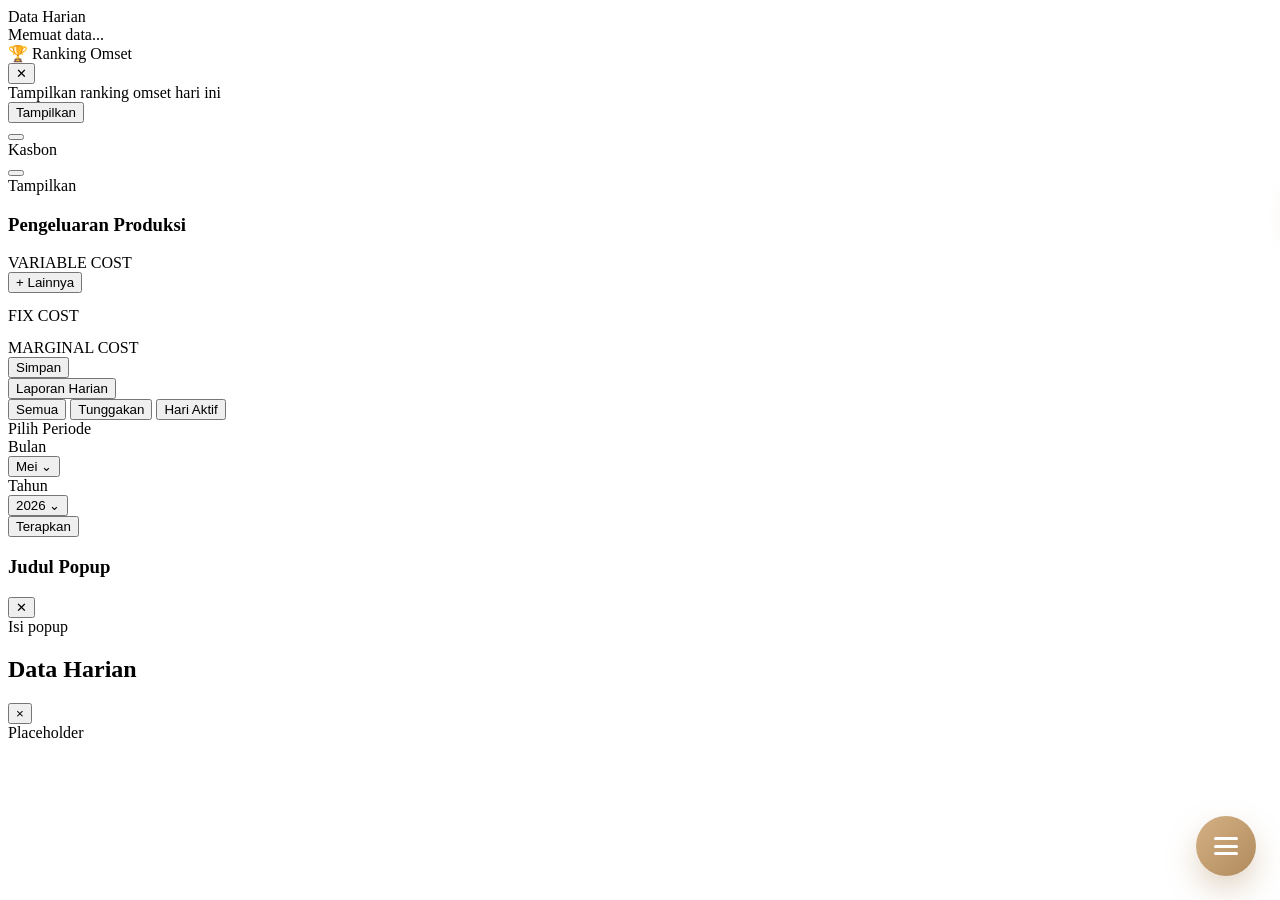
<file: dataharian.html>
<!DOCTYPE html>
<html lang="id">
<head>
<meta charset="UTF-8">
<meta name="viewport" content="width=device-width, initial-scale=1.0">
<!-- PWA Meta -->
<meta name="theme-color" content="#C9A67B">
<meta name="apple-mobile-web-app-capable" content="yes">
<meta name="apple-mobile-web-app-status-bar-style" content="black-translucent">
<meta name="apple-mobile-web-app-title" content="TTN Administrasi">

<!-- Icons -->
<link rel="icon" type="image/png" sizes="32x32" href="icon_32.png">
<link rel="icon" type="image/png" sizes="48x48" href="icon_48.png">
<link rel="icon" type="image/png" sizes="512x512" href="icon_512.png">
<link rel="apple-touch-icon" sizes="512x512" href="icon_512.png">

<!-- Manifest -->
<link rel="manifest" href="/manifest.json">

<title>Data Harian</title>

<link rel="preconnect" href="https://fonts.googleapis.com">
<link rel="preconnect" href="https://fonts.gstatic.com" crossorigin>

<link href="https://fonts.googleapis.com/css2?family=DM+Sans:wght@400;500;700&display=swap" rel="stylesheet">

<link rel="stylesheet" href="dataharian.css">
<link rel="stylesheet" href="navbar.css">
<link rel="stylesheet" href="root.css">

</head>
<body>

<div class="page">

<header class="header">
</header>

<main class="content-wrapper">

  <div class="content-header">
    <div class="section-title">
      Data Harian
    </div>
  </div>

  <div class="content-grid">
    <!-- LEFT -->
    <section class="list-section">
      <div id="listKurir" class="list-kurir">
        <div class="loading-card">
          Memuat data...
        </div>
      </div>
      
      <div id="rankingOmsetCard" class="ranking-omset-card">
        <div class="ranking-header">
          <div class="ranking-title">
            🏆 Ranking Omset
          </div>
          <button id="btnHideRanking" class="ranking-hide-btn hidden">
            ✕
          </button>
        </div>
        <div id="rankingContent">
          <div class="ranking-placeholder">
            Tampilkan ranking omset hari ini
          </div>
          <button id="btnShowRanking" class="ranking-btn">
            Tampilkan
          </button>
        </div>
      </div>
    </section>

    <!-- RIGHT -->
    <aside class="input-section">
      <div class="input-card">
        <div class="input-header-tools">
        <div class="tooltip-wrap">
          <button id="kasbonCostBtn" class="toggle-cost-btn"></button>
          <div class="tooltip-text">Kasbon</div>
        </div>       
          <div class="tooltip-wrap">
            <button id="toggleCostBtn" class="toggle-cost-btn"></button>
            <div class="tooltip-text">Tampilkan</div>
          </div>
        </div>    
        <h3 class="input-title">
          Pengeluaran Produksi
        </h3>
        
        <div class="pengeluaran-form">
          <div class="form-subtitle">
            VARIABLE COST
          </div>
          <!-- VARIABLE DARI DATABASE -->
          <div id="variableExpenseWrap"></div>
          <!-- CONTAINER Lainnya -->
          <div id="lainnyaWrap" class="lainnya-wrap">
            <div id="lainnyaList"></div>
          </div>
          <!-- + Lainnya -->
          <button id="toggleLainnya" class="btn-lainnya">
            + Lainnya
          </button>
          <div id="fixCostSection">
            <div class="form-subtitle" style="margin-top:14px;">
              FIX COST
            </div>
            <div id="fixCostWrap"></div>
          </div> 
          <div id="marginalCostSection">
            <div class="form-subtitle" style="margin-top:14px;">
              MARGINAL COST
            </div>
            <div id="marginalCostWrap"></div>
          </div>
          <!-- SIMPAN -->
          <button id="btnSimpanPengeluaran" class="save-btn">
            Simpan
          </button>
        </div>
        
      </div>
    </aside>

  </div>

</main>

<section class="data-section">

  <div class="data-card">

    <div class="data-header">
    
      <button
        class="data-period-btn"
        id="dataPeriodBtn"
        type="button"
      >
        Laporan Harian
      </button>
    
      <div class="data-filter-wrap">
    
        <button
          class="data-filter-btn active"
          data-filter="all"
          type="button"
        >
          Semua
        </button>
    
        <button
          class="data-filter-btn"
          data-filter="tunggakan"
          type="button"
        >
          Tunggakan
        </button>
    
        <button
          class="data-filter-btn"
          data-filter="aktif"
          type="button"
        >
          Hari Aktif
        </button>
    
      </div>
    
    </div>

    <div class="data-list" id="laporanHarianList"></div>

  </div>
  
  <!-- =====================
  POPUP PILIH PERIODE
  ===================== -->
  <div
    class="period-popup-overlay"
    id="periodPopupOverlay"
  >
  
    <div class="period-popup-box">
  
      <div class="period-popup-header">
        Pilih Periode
      </div>
  
      <div class="period-popup-body">
  
        <div class="period-field">
          <label>Bulan</label>
  
          <div
            class="custom-select"
            id="monthSelect"
          >
            <button
              class="custom-select-trigger"
              type="button"
            >
              <span id="selectedMonthText">
                Mei
              </span>
  
              <span>⌄</span>
            </button>
  
            <div
              class="custom-select-menu"
              id="monthMenu"
            ></div>
          </div>
        </div>
  
        <div class="period-field">
          <label>Tahun</label>
  
          <div
            class="custom-select"
            id="yearSelect"
          >
            <button
              class="custom-select-trigger"
              type="button"
            >
              <span id="selectedYearText">
                2026
              </span>
  
              <span>⌄</span>
            </button>
  
            <div
              class="custom-select-menu"
              id="yearMenu"
            ></div>
          </div>
        </div>
  
        <button
          class="period-apply-btn"
          id="applyPeriodBtn"
          type="button"
        >
          Terapkan
        </button>
  
      </div>
  
    </div>
  
  </div>
  
</section>

</div>

<!-- POPUP INPUT SVG -->
<div class="popup-overlay" id="popupOverlay">

  <div class="popup-box">

    <div class="popup-header">

      <h3 id="popupTitle">
        Judul Popup
      </h3>

      <button
        class="popup-close"
        id="popupClose"
      >
        ✕
      </button>

    </div>

    <div
      class="popup-content"
      id="popupContent"
    >
      Isi popup
    </div>

  </div>

</div>

<!-- POPUP INPUT HARIAN KURIR -->
<div id="popupDataHarianOverlay" class="popup-dataharian-overlay">
  <div class="popup-dataharian-box">
    <div class="popup-dataharian-header">
      <div class="popup-dataharian-header-row">
        <h2 id="popupDataHarianTitle">Data Harian</h2>
        <button id="popupDataHarianClose" class="popup-dataharian-close">×</button>
      </div>
    </div>
    <div id="popupDataHarianContent" class="popup-dataharian-content">
      Placeholder
    </div>
  </div>
</div>

<nav></nav>

<script src="navbar.js"></script>
<script type="module" src="dataharian.js"></script>

</body>
</html>
</file>
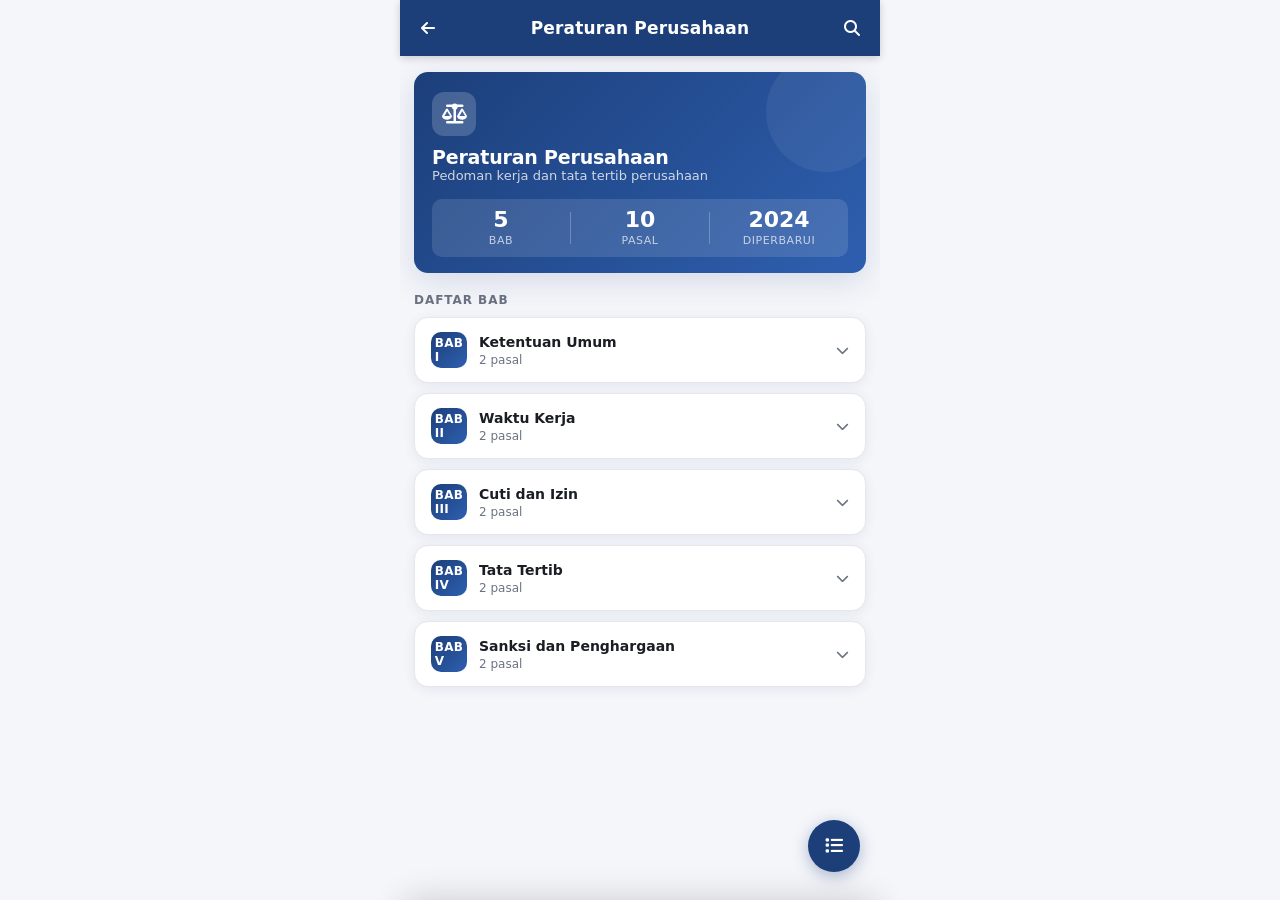
<file: peraturanperusahaan.html>
<!DOCTYPE html>
<html lang="id">
<head>
  <meta charset="UTF-8" />
  <meta name="viewport" content="width=device-width, initial-scale=1.0" />
  <title>Peraturan Perusahaan</title>
  <link rel="stylesheet" href="https://cdnjs.cloudflare.com/ajax/libs/font-awesome/6.5.0/css/all.min.css" />
  <style>
    *, *::before, *::after { box-sizing: border-box; margin: 0; padding: 0; }

    :root {
      --bg: #F5F6FA;
      --surface: #FFFFFF;
      --primary: #1C3F7A;
      --primary-light: #2E5FAF;
      --accent: #E8A020;
      --text: #1A1D23;
      --text-muted: #6B7280;
      --border: #E5E7EB;
      --radius: 14px;
      --radius-sm: 8px;
      --shadow: 0 2px 12px rgba(28,63,122,0.09);
      --shadow-lg: 0 8px 32px rgba(28,63,122,0.15);
    }

    html, body {
      height: 100%;
      background: var(--bg);
      font-family: 'Segoe UI', system-ui, -apple-system, sans-serif;
      color: var(--text);
    }

    /* ── APP SHELL ── */
    .app {
      max-width: 480px;
      margin: 0 auto;
      min-height: 100vh;
      background: var(--bg);
      display: flex;
      flex-direction: column;
      position: relative;
    }

    /* ── HEADER ── */
    .pp-header {
      position: sticky;
      top: 0;
      z-index: 50;
      background: var(--primary);
      display: flex;
      align-items: center;
      padding: 0 8px;
      height: 56px;
      gap: 4px;
      box-shadow: 0 2px 8px rgba(0,0,0,0.18);
    }
    .pp-back-btn, .pp-search-toggle-btn {
      width: 40px; height: 40px;
      border: none; background: transparent;
      color: #fff; border-radius: 50%;
      display: flex; align-items: center; justify-content: center;
      font-size: 16px; cursor: pointer;
      flex-shrink: 0;
      transition: background 0.15s;
    }
    .pp-back-btn:hover, .pp-search-toggle-btn:hover { background: rgba(255,255,255,0.15); }
    .pp-header-title {
      flex: 1;
      color: #fff;
      font-size: 17px;
      font-weight: 600;
      letter-spacing: 0.01em;
      text-align: center;
    }

    /* ── SEARCH BAR ── */
    .pp-search-bar {
      background: var(--primary);
      padding: 0 12px 12px;
      display: none;
    }
    .pp-search-bar.active { display: block; }
    .pp-search-inner {
      position: relative;
      display: flex;
      align-items: center;
    }
    .pp-search-icon {
      position: absolute;
      left: 12px;
      color: var(--text-muted);
      font-size: 14px;
      pointer-events: none;
    }
    .pp-search-input {
      width: 100%;
      border: none;
      border-radius: 24px;
      background: #fff;
      padding: 10px 36px 10px 36px;
      font-size: 14px;
      color: var(--text);
      outline: none;
    }
    .pp-search-clear {
      position: absolute;
      right: 10px;
      border: none;
      background: transparent;
      color: var(--text-muted);
      cursor: pointer;
      font-size: 14px;
      padding: 4px;
      display: none;
    }
    .pp-search-clear.visible { display: flex; }

    /* ── BODY ── */
    .pp-body {
      flex: 1;
      padding: 16px 14px 100px;
      overflow-y: auto;
    }

    /* ── HERO ── */
    .pp-hero {
      background: linear-gradient(135deg, var(--primary) 0%, var(--primary-light) 100%);
      border-radius: var(--radius);
      padding: 20px 18px 16px;
      color: #fff;
      display: flex;
      flex-direction: column;
      gap: 10px;
      margin-bottom: 20px;
      box-shadow: var(--shadow-lg);
      position: relative;
      overflow: hidden;
    }
    .pp-hero::after {
      content: '';
      position: absolute;
      right: -20px; top: -20px;
      width: 120px; height: 120px;
      border-radius: 50%;
      background: rgba(255,255,255,0.06);
    }
    .pp-hero-icon {
      width: 44px; height: 44px;
      border-radius: 12px;
      background: rgba(255,255,255,0.18);
      display: flex; align-items: center; justify-content: center;
      font-size: 20px;
    }
    .pp-hero-title {
      font-size: 19px;
      font-weight: 700;
      letter-spacing: -0.01em;
    }
    .pp-hero-sub {
      font-size: 13px;
      opacity: 0.78;
    }
    .pp-hero-stats {
      display: flex;
      align-items: center;
      gap: 0;
      margin-top: 6px;
      background: rgba(255,255,255,0.12);
      border-radius: 10px;
      padding: 10px 0;
    }
    .pp-hero-stat {
      flex: 1;
      text-align: center;
    }
    .pp-hero-stat-num {
      font-size: 22px;
      font-weight: 800;
      line-height: 1;
    }
    .pp-hero-stat-label {
      font-size: 11px;
      opacity: 0.7;
      margin-top: 3px;
      text-transform: uppercase;
      letter-spacing: 0.05em;
    }
    .pp-hero-stat-divider {
      width: 1px;
      height: 32px;
      background: rgba(255,255,255,0.25);
    }

    /* ── SECTION LABEL ── */
    .pp-section-label {
      font-size: 12px;
      font-weight: 700;
      text-transform: uppercase;
      letter-spacing: 0.08em;
      color: var(--text-muted);
      margin-bottom: 10px;
    }

    /* ── BAB CARD ── */
    .pp-list { display: flex; flex-direction: column; gap: 10px; }

    .pp-bab-card {
      background: var(--surface);
      border-radius: var(--radius);
      box-shadow: var(--shadow);
      overflow: hidden;
      border: 1px solid var(--border);
    }
    .pp-bab-header {
      display: flex;
      align-items: center;
      padding: 14px 16px;
      cursor: pointer;
      gap: 12px;
      user-select: none;
      transition: background 0.15s;
    }
    .pp-bab-header:hover { background: #F8F9FF; }
    .pp-bab-num {
      width: 36px; height: 36px;
      border-radius: 10px;
      background: linear-gradient(135deg, var(--primary), var(--primary-light));
      color: #fff;
      font-size: 12px;
      font-weight: 700;
      display: flex; align-items: center; justify-content: center;
      flex-shrink: 0;
      letter-spacing: 0.02em;
    }
    .pp-bab-info { flex: 1; min-width: 0; }
    .pp-bab-nama {
      font-size: 14px;
      font-weight: 600;
      color: var(--text);
      line-height: 1.3;
    }
    .pp-bab-meta {
      font-size: 12px;
      color: var(--text-muted);
      margin-top: 2px;
    }
    .pp-bab-chevron {
      color: var(--text-muted);
      font-size: 13px;
      transition: transform 0.25s;
      flex-shrink: 0;
    }
    .pp-bab-card.open .pp-bab-chevron { transform: rotate(180deg); }

    /* ── PASAL CONTENT ── */
    .pp-bab-content {
      display: none;
      border-top: 1px solid var(--border);
    }
    .pp-bab-card.open .pp-bab-content { display: block; }

    .pp-pasal {
      padding: 14px 16px;
      border-bottom: 1px solid var(--border);
    }
    .pp-pasal:last-child { border-bottom: none; }

    .pp-pasal-title {
      font-size: 13px;
      font-weight: 700;
      color: var(--primary);
      margin-bottom: 8px;
      display: flex;
      align-items: flex-start;
      gap: 8px;
    }
    .pp-pasal-badge {
      background: var(--primary);
      color: #fff;
      font-size: 10px;
      font-weight: 700;
      padding: 2px 7px;
      border-radius: 20px;
      white-space: nowrap;
      flex-shrink: 0;
      margin-top: 1px;
    }
    .pp-pasal-ayat {
      font-size: 13px;
      color: var(--text);
      line-height: 1.65;
      padding-left: 4px;
    }
    .pp-ayat-item {
      display: flex;
      gap: 8px;
      margin-bottom: 6px;
    }
    .pp-ayat-item:last-child { margin-bottom: 0; }
    .pp-ayat-num {
      font-size: 12px;
      font-weight: 600;
      color: var(--accent);
      min-width: 20px;
      padding-top: 1px;
      flex-shrink: 0;
    }

    /* ── HIGHLIGHT ── */
    .pp-highlight {
      background: #FFF3B0;
      border-radius: 3px;
      padding: 0 2px;
    }

    /* ── LOADING ── */
    .pp-loading {
      display: flex;
      flex-direction: column;
      align-items: center;
      justify-content: center;
      padding: 48px 24px;
      gap: 12px;
      color: var(--text-muted);
      font-size: 14px;
    }
    .pp-spinner {
      width: 32px; height: 32px;
      border: 3px solid var(--border);
      border-top-color: var(--primary);
      border-radius: 50%;
      animation: spin 0.7s linear infinite;
    }
    @keyframes spin { to { transform: rotate(360deg); } }

    /* ── EMPTY STATE ── */
    .pp-empty {
      text-align: center;
      padding: 48px 24px;
      color: var(--text-muted);
      font-size: 14px;
    }
    .pp-empty i { font-size: 36px; margin-bottom: 12px; opacity: 0.35; display: block; }

    /* ── FAB ── */
    .pp-fab {
      position: fixed;
      bottom: 28px;
      right: calc(50% - 240px + 20px);
      width: 52px; height: 52px;
      border-radius: 50%;
      background: var(--primary);
      color: #fff;
      border: none;
      box-shadow: 0 4px 16px rgba(28,63,122,0.35);
      font-size: 18px;
      cursor: pointer;
      display: flex; align-items: center; justify-content: center;
      z-index: 40;
      transition: background 0.15s, transform 0.15s;
    }
    .pp-fab:hover { background: var(--primary-light); transform: scale(1.06); }
    @media (max-width: 480px) {
      .pp-fab { right: 20px; }
    }

    /* ── BOTTOM SHEET ── */
    .pp-overlay {
      display: none;
      position: fixed; inset: 0;
      background: rgba(0,0,0,0.38);
      z-index: 60;
    }
    .pp-overlay.active { display: block; }

    .pp-sheet {
      position: fixed;
      bottom: 0;
      left: 50%; transform: translateX(-50%) translateY(100%);
      width: 100%; max-width: 480px;
      background: var(--surface);
      border-radius: 20px 20px 0 0;
      z-index: 70;
      padding: 12px 16px 32px;
      max-height: 70vh;
      overflow-y: auto;
      transition: transform 0.3s cubic-bezier(.32,1.2,.5,1);
      box-shadow: 0 -4px 32px rgba(0,0,0,0.14);
    }
    .pp-sheet.active { transform: translateX(-50%) translateY(0); }
    .pp-sheet-handle {
      width: 40px; height: 4px;
      background: var(--border);
      border-radius: 2px;
      margin: 0 auto 14px;
    }
    .pp-sheet-title {
      font-size: 16px; font-weight: 700;
      color: var(--text); margin-bottom: 14px;
      padding-left: 4px;
    }
    .pp-sheet-item {
      display: flex; align-items: center; gap: 12px;
      padding: 11px 8px;
      border-radius: var(--radius-sm);
      cursor: pointer;
      transition: background 0.12s;
    }
    .pp-sheet-item:hover { background: var(--bg); }
    .pp-sheet-item-num {
      width: 28px; height: 28px;
      border-radius: 8px;
      background: var(--bg);
      border: 1px solid var(--border);
      font-size: 11px; font-weight: 700;
      display: flex; align-items: center; justify-content: center;
      color: var(--primary);
      flex-shrink: 0;
    }
    .pp-sheet-item-label { font-size: 13px; color: var(--text); line-height: 1.35; }
  </style>
</head>
<body>
<div class="app">

  <!-- HEADER -->
  <div class="pp-header">
    <button class="pp-back-btn" onclick="history.back()" title="Kembali">
      <i class="fa-solid fa-arrow-left"></i>
    </button>
    <div class="pp-header-title">Peraturan Perusahaan</div>
    <button class="pp-search-toggle-btn" onclick="toggleSearch()" title="Cari">
      <i class="fa-solid fa-magnifying-glass"></i>
    </button>
  </div>

  <!-- SEARCH BAR -->
  <div class="pp-search-bar" id="ppSearchBar">
    <div class="pp-search-inner">
      <i class="fa-solid fa-magnifying-glass pp-search-icon"></i>
      <input
        type="text"
        class="pp-search-input"
        id="ppSearchInput"
        placeholder="Cari bab, pasal, atau isi ayat..."
        oninput="filterPeraturan(this.value)"
      />
      <button class="pp-search-clear" id="ppSearchClear" onclick="clearSearch()">
        <i class="fa-solid fa-xmark"></i>
      </button>
    </div>
  </div>

  <!-- BODY -->
  <div class="pp-body">

    <!-- HERO -->
    <div class="pp-hero">
      <div class="pp-hero-icon"><i class="fa-solid fa-scale-balanced"></i></div>
      <div>
        <div class="pp-hero-title">Peraturan Perusahaan</div>
        <div class="pp-hero-sub">Pedoman kerja dan tata tertib perusahaan</div>
      </div>
      <div class="pp-hero-stats">
        <div class="pp-hero-stat">
          <div class="pp-hero-stat-num" id="statBab">—</div>
          <div class="pp-hero-stat-label">Bab</div>
        </div>
        <div class="pp-hero-stat-divider"></div>
        <div class="pp-hero-stat">
          <div class="pp-hero-stat-num" id="statPasal">—</div>
          <div class="pp-hero-stat-label">Pasal</div>
        </div>
        <div class="pp-hero-stat-divider"></div>
        <div class="pp-hero-stat">
          <div class="pp-hero-stat-num" id="statUpdate">—</div>
          <div class="pp-hero-stat-label">Diperbarui</div>
        </div>
      </div>
    </div>

    <!-- LIST BAB -->
    <div class="pp-section-label">Daftar Bab</div>
    <div class="pp-list" id="ppList">
      <div class="pp-loading">
        <div class="pp-spinner"></div>
        <div>Memuat peraturan...</div>
      </div>
    </div>
  </div>

  <!-- FAB -->
  <button class="pp-fab" onclick="openDaftarBab()" title="Daftar Bab">
    <i class="fa-solid fa-list"></i>
  </button>

  <!-- OVERLAY -->
  <div class="pp-overlay" id="ppOverlay" onclick="closeDaftarBab()"></div>

  <!-- BOTTOM SHEET -->
  <div class="pp-sheet" id="ppSheet">
    <div class="pp-sheet-handle"></div>
    <div class="pp-sheet-title">Daftar Bab</div>
    <div id="ppSheetList"></div>
  </div>

</div>

<script>
// ── SAMPLE DATA ─────────────────────────────────────────────────────────────
// Ganti dengan data nyata dari API / JSON file Anda
const PERATURAN_DATA = {
  diperbarui: "2024",
  bab: [
    {
      id: 1,
      nama: "Ketentuan Umum",
      pasal: [
        {
          id: 1, nama: "Pengertian",
          ayat: [
            "Perusahaan adalah PT. Contoh Sejahtera yang berkedudukan di Indonesia.",
            "Karyawan adalah setiap orang yang terikat hubungan kerja dengan perusahaan.",
            "Hari kerja adalah hari-hari yang ditetapkan perusahaan sebagai hari bekerja."
          ]
        },
        {
          id: 2, nama: "Tujuan",
          ayat: [
            "Peraturan ini dibuat untuk menciptakan hubungan industrial yang harmonis.",
            "Memberikan kepastian hak dan kewajiban antara perusahaan dan karyawan.",
            "Mewujudkan lingkungan kerja yang kondusif, produktif, dan berkeadilan."
          ]
        }
      ]
    },
    {
      id: 2,
      nama: "Waktu Kerja",
      pasal: [
        {
          id: 3, nama: "Jam Kerja",
          ayat: [
            "Jam kerja normal adalah 8 jam per hari atau 40 jam per minggu.",
            "Hari kerja ditetapkan 5 (lima) hari dalam seminggu, yaitu Senin hingga Jumat.",
            "Jam kerja dimulai pukul 08.00 dan berakhir pukul 17.00 WIB."
          ]
        },
        {
          id: 4, nama: "Kerja Lembur",
          ayat: [
            "Kerja lembur dilakukan atas dasar perintah tertulis dari atasan langsung.",
            "Kompensasi kerja lembur dihitung sesuai ketentuan perundang-undangan yang berlaku.",
            "Karyawan berhak menolak lembur dengan alasan yang dapat dipertanggungjawabkan."
          ]
        }
      ]
    },
    {
      id: 3,
      nama: "Cuti dan Izin",
      pasal: [
        {
          id: 5, nama: "Cuti Tahunan",
          ayat: [
            "Karyawan yang telah bekerja selama 12 (dua belas) bulan berturut-turut berhak atas cuti tahunan selama 12 (dua belas) hari kerja.",
            "Pengajuan cuti dilakukan minimal 3 (tiga) hari kerja sebelum pelaksanaan.",
            "Cuti yang tidak diambil dalam tahun berjalan dapat dialihkan ke tahun berikutnya maksimal 6 (enam) hari."
          ]
        },
        {
          id: 6, nama: "Cuti Khusus",
          ayat: [
            "Pernikahan karyawan: 3 hari kerja.",
            "Kelahiran anak/istri melahirkan: 2 hari kerja.",
            "Kedukaan keluarga inti: 3 hari kerja.",
            "Ibadah Haji/Umroh: sesuai ketentuan pemerintah."
          ]
        }
      ]
    },
    {
      id: 4,
      nama: "Tata Tertib",
      pasal: [
        {
          id: 7, nama: "Kewajiban Karyawan",
          ayat: [
            "Hadir tepat waktu dan mengisi presensi sesuai ketentuan.",
            "Berpakaian rapi dan sopan sesuai standar perusahaan.",
            "Menjaga kerahasiaan data dan informasi perusahaan.",
            "Menjalankan tugas dengan penuh tanggung jawab dan integritas."
          ]
        },
        {
          id: 8, nama: "Larangan",
          ayat: [
            "Dilarang menggunakan aset perusahaan untuk kepentingan pribadi.",
            "Dilarang melakukan tindakan yang merugikan nama baik perusahaan.",
            "Dilarang membawa, mengonsumsi, atau mengedarkan minuman keras dan narkoba.",
            "Dilarang melakukan pelecehan dalam bentuk apapun kepada sesama karyawan."
          ]
        }
      ]
    },
    {
      id: 5,
      nama: "Sanksi dan Penghargaan",
      pasal: [
        {
          id: 9, nama: "Jenis Sanksi",
          ayat: [
            "Sanksi ringan: teguran lisan atau tertulis.",
            "Sanksi sedang: Surat Peringatan (SP) I dan SP II.",
            "Sanksi berat: SP III, skorsing, hingga Pemutusan Hubungan Kerja (PHK)."
          ]
        },
        {
          id: 10, nama: "Penghargaan",
          ayat: [
            "Karyawan berprestasi berhak mendapatkan penghargaan berupa sertifikat, insentif, atau promosi jabatan.",
            "Penilaian kinerja dilakukan minimal satu kali dalam setahun oleh atasan langsung.",
            "Penghargaan masa kerja diberikan kepada karyawan yang telah mengabdi selama 5, 10, 15, dan 20 tahun."
          ]
        }
      ]
    }
  ]
};

// ── STATE ────────────────────────────────────────────────────────────────────
let allData = null;
let searchActive = false;

// ── INIT ─────────────────────────────────────────────────────────────────────
document.addEventListener('DOMContentLoaded', () => {
  setTimeout(() => loadData(), 400); // simulate loading
});

function loadData() {
  allData = PERATURAN_DATA;
  renderStats();
  renderList(allData.bab, '');
  renderSheet(allData.bab);
}

// ── STATS ────────────────────────────────────────────────────────────────────
function renderStats() {
  const totalPasal = allData.bab.reduce((s, b) => s + b.pasal.length, 0);
  document.getElementById('statBab').textContent = allData.bab.length;
  document.getElementById('statPasal').textContent = totalPasal;
  document.getElementById('statUpdate').textContent = allData.diperbarui;
}

// ── RENDER LIST ───────────────────────────────────────────────────────────────
function renderList(babs, query) {
  const list = document.getElementById('ppList');
  if (!babs || babs.length === 0) {
    list.innerHTML = `<div class="pp-empty"><i class="fa-solid fa-search-minus"></i>Tidak ditemukan hasil untuk "<strong>${query}</strong>"</div>`;
    return;
  }

  list.innerHTML = babs.map(bab => {
    const pasalHTML = bab.pasal.map(p => {
      const ayatHTML = p.ayat.map((a, i) => `
        <div class="pp-ayat-item">
          <span class="pp-ayat-num">(${i+1})</span>
          <span>${highlight(a, query)}</span>
        </div>
      `).join('');
      return `
        <div class="pp-pasal">
          <div class="pp-pasal-title">
            <span class="pp-pasal-badge">Pasal ${p.id}</span>
            ${highlight(p.nama, query)}
          </div>
          <div class="pp-pasal-ayat">${ayatHTML}</div>
        </div>
      `;
    }).join('');

    const autoOpen = query.trim().length > 0;
    return `
      <div class="pp-bab-card ${autoOpen ? 'open' : ''}" id="bab-${bab.id}">
        <div class="pp-bab-header" onclick="toggleBab(${bab.id})">
          <div class="pp-bab-num">BAB<br>${toRoman(bab.id)}</div>
          <div class="pp-bab-info">
            <div class="pp-bab-nama">${highlight(bab.nama, query)}</div>
            <div class="pp-bab-meta">${bab.pasal.length} pasal</div>
          </div>
          <i class="fa-solid fa-chevron-down pp-bab-chevron"></i>
        </div>
        <div class="pp-bab-content">${pasalHTML}</div>
      </div>
    `;
  }).join('');
}

// ── RENDER SHEET ──────────────────────────────────────────────────────────────
function renderSheet(babs) {
  const sl = document.getElementById('ppSheetList');
  sl.innerHTML = babs.map(b => `
    <div class="pp-sheet-item" onclick="jumpToBab(${b.id})">
      <div class="pp-sheet-item-num">${toRoman(b.id)}</div>
      <div class="pp-sheet-item-label">${b.nama}</div>
    </div>
  `).join('');
}

// ── TOGGLE BAB ────────────────────────────────────────────────────────────────
function toggleBab(id) {
  document.getElementById('bab-' + id).classList.toggle('open');
}

// ── SEARCH ────────────────────────────────────────────────────────────────────
function toggleSearch() {
  searchActive = !searchActive;
  const bar = document.getElementById('ppSearchBar');
  bar.classList.toggle('active', searchActive);
  if (searchActive) {
    setTimeout(() => document.getElementById('ppSearchInput').focus(), 150);
  } else {
    clearSearch();
  }
}

function filterPeraturan(q) {
  const clear = document.getElementById('ppSearchClear');
  clear.classList.toggle('visible', q.length > 0);

  if (!allData) return;
  const term = q.trim().toLowerCase();
  if (!term) { renderList(allData.bab, ''); return; }

  const filtered = allData.bab
    .map(bab => {
      const babMatch = bab.nama.toLowerCase().includes(term);
      const filteredPasal = bab.pasal.filter(p =>
        p.nama.toLowerCase().includes(term) ||
        p.ayat.some(a => a.toLowerCase().includes(term))
      );
      if (babMatch || filteredPasal.length > 0) {
        return { ...bab, pasal: babMatch ? bab.pasal : filteredPasal };
      }
      return null;
    })
    .filter(Boolean);

  renderList(filtered, q);
}

function clearSearch() {
  const input = document.getElementById('ppSearchInput');
  input.value = '';
  document.getElementById('ppSearchClear').classList.remove('visible');
  if (allData) renderList(allData.bab, '');
  input.focus();
}

// ── BOTTOM SHEET ──────────────────────────────────────────────────────────────
function openDaftarBab() {
  document.getElementById('ppOverlay').classList.add('active');
  document.getElementById('ppSheet').classList.add('active');
}

function closeDaftarBab() {
  document.getElementById('ppOverlay').classList.remove('active');
  document.getElementById('ppSheet').classList.remove('active');
}

function jumpToBab(id) {
  closeDaftarBab();
  setTimeout(() => {
    const el = document.getElementById('bab-' + id);
    if (el) {
      el.classList.add('open');
      el.scrollIntoView({ behavior: 'smooth', block: 'start' });
    }
  }, 320);
}

// ── HELPERS ───────────────────────────────────────────────────────────────────
function highlight(text, query) {
  if (!query || !query.trim()) return text;
  const re = new RegExp(`(${escapeRe(query.trim())})`, 'gi');
  return text.replace(re, '<mark class="pp-highlight">$1</mark>');
}

function escapeRe(s) {
  return s.replace(/[.*+?^${}()|[\]\\]/g, '\\$&');
}

function toRoman(n) {
  const r = ['I','II','III','IV','V','VI','VII','VIII','IX','X'];
  return r[n-1] || n;
}
</script>
</body>
</html>
</file>
<file: dataharian.css>
/* ── LAYOUT ── */
.dh-layout { display: flex; height: 100%; overflow: hidden; }

/* ────────────────────────────────────────
   LIST PANEL (kiri)
──────────────────────────────────────── */
.dh-list-panel {
  width: 280px; flex-shrink: 0;
  display: flex; flex-direction: column;
  border-right: 1px solid var(--border-card);
  height: 100%; background: var(--bg-page);
}
.dh-list-header {
  display: flex; align-items: center;
  padding: 20px 16px 12px; flex-shrink: 0;
}
.dh-list-title { font-size: 15px; font-weight: 700; color: var(--text-primary); }
.dh-list-scroll {
  flex: 1; overflow-y: auto; overflow-x: hidden;
  scrollbar-width: none; padding: 0 12px 16px;
  display: flex; flex-direction: column; gap: 8px;
}
.dh-list-scroll::-webkit-scrollbar { display: none; }

/* ── KURIR ITEM ── */
.dh-kurir-item {
  display: flex; align-items: center; gap: 12px;
  padding: 11px 13px;
  background: var(--bg-card); border: 1px solid var(--border-card);
  border-radius: 14px; cursor: pointer;
  transition: all var(--transition-fast);
}
.dh-kurir-item:hover { box-shadow: 0 2px 10px var(--shadow-sm); transform: translateY(-1px); }
.dh-kurir-item.active {
  border-color: var(--brand-mid); background: var(--brand-pale);
  box-shadow: 0 2px 10px rgba(176,138,92,0.15);
}
.dh-kurir-avatar {
  width: 42px; height: 42px; border-radius: 12px;
  background: linear-gradient(135deg, var(--brand-pale), var(--brand-mid));
  display: flex; align-items: center; justify-content: center;
  font-size: 16px; font-weight: 700; color: var(--text-white);
  flex-shrink: 0; overflow: hidden;
}
.dh-kurir-avatar img { width: 100%; height: 100%; object-fit: cover; }
.dh-kurir-info { flex: 1; min-width: 0; }
.dh-kurir-nama {
  font-size: 13px; font-weight: 600; color: var(--text-primary);
  white-space: nowrap; overflow: hidden; text-overflow: ellipsis;
}
.dh-kurir-role { font-size: 11px; color: var(--text-muted); margin-top: 2px; text-transform: capitalize; }
.dh-kurir-arrow { color: var(--text-muted); font-size: 12px; }
.dh-empty-msg { font-size: 13px; color: var(--text-muted); padding: 20px 0; text-align: center; }

/* ────────────────────────────────────────
   DETAIL WRAPPER
──────────────────────────────────────── */
.dh-detail-wrapper {
  flex: 1; padding: 0;
  background: var(--bg-page); overflow: hidden;
}
.dh-detail-panel {
  display: flex; flex-direction: column;
  height: 100%; overflow: hidden;
  background: var(--bg-page);
}

/* ── EMPTY STATE ── */
.dh-detail-empty {
  flex: 1; display: flex; flex-direction: column;
  align-items: center; justify-content: center;
  gap: 12px; padding: 40px;
}
.dh-empty-icon {
  width: 80px; height: 80px;
  background: linear-gradient(135deg, var(--brand-pale), #f5e0c8);
  border-radius: 24px;
  display: flex; align-items: center; justify-content: center;
  font-size: 36px; color: var(--brand-mid); margin-bottom: 4px;
}
.dh-empty-title { font-size: 15px; font-weight: 700; color: var(--text-primary); }
.dh-empty-sub { font-size: 13px; color: var(--text-muted); text-align: center; line-height: 1.5; }

/* ── DETAIL CONTENT ── */
.dh-detail-content { display: flex; flex-direction: column; height: 100%; overflow: hidden; }

/* ────────────────────────────────────────
   DETAIL HEADER
──────────────────────────────────────── */
.dh-detail-header {
  background: linear-gradient(135deg, var(--brand-dark) 0%, var(--brand-primary) 70%, var(--brand-mid) 100%);
  padding: 18px 20px; flex-shrink: 0;
  position: relative; overflow: hidden;
}
.dh-detail-header::before {
  content: ""; position: absolute; top: -30px; right: -30px;
  width: 120px; height: 120px;
  background: rgba(255,255,255,0.06); border-radius: 50%;
}
.dh-detail-header-top {
  display: flex; align-items: center; gap: 12px;
  position: relative; z-index: 1;
}
.dh-detail-avatar {
  width: 46px; height: 46px; border-radius: 13px;
  background: rgba(255,255,255,0.2);
  display: flex; align-items: center; justify-content: center;
  font-size: 18px; font-weight: 700; color: #fff;
  flex-shrink: 0; overflow: hidden;
  border: 2px solid rgba(255,255,255,0.3);
}
.dh-detail-avatar img { width: 100%; height: 100%; object-fit: cover; }
.dh-detail-info { flex: 1; min-width: 0; }
.dh-detail-nama {
  font-size: 15px; font-weight: 700; color: #fff;
  white-space: nowrap; overflow: hidden; text-overflow: ellipsis;
}
.dh-detail-role { font-size: 11px; color: rgba(255,255,255,0.7); margin-top: 2px; text-transform: capitalize; }

.dh-detail-date-input {
  height: 34px; padding: 0 10px;
  border: 1px solid rgba(255,255,255,0.3); border-radius: 10px;
  background: rgba(255,255,255,0.15);
  color: #fff; font-family: 'Poppins', sans-serif;
  font-size: 12px; outline: none; cursor: pointer; flex-shrink: 0;
}
.dh-detail-date-input::-webkit-calendar-picker-indicator { filter: invert(1); }

.dh-reload-btn {
  width: 34px; height: 34px;
  border: 1px solid rgba(255,255,255,0.3);
  background: rgba(255,255,255,0.15); border-radius: 10px;
  color: #fff; font-size: 13px; cursor: pointer;
  display: flex; align-items: center; justify-content: center;
  transition: background .18s; flex-shrink: 0;
}
.dh-reload-btn:hover { background: rgba(255,255,255,0.25); }
.dh-reload-btn.spinning i { animation: dhSpin .7s linear infinite; }
@keyframes dhSpin { to { transform: rotate(360deg); } }

/* ────────────────────────────────────────
   BODY 2 KOLOM
──────────────────────────────────────── */
.dh-body-wrap {
  flex: 1; display: flex; gap: 12px;
  overflow: hidden; min-height: 0; padding: 12px;
}

/* ────────────────────────────────────────
   RINGKASAN PANEL
──────────────────────────────────────── */
.dh-ringkasan-panel {
  flex: 0.50;
  display: flex; flex-direction: column;
  background: var(--bg-card);
  border: 1px solid var(--border-card);
  border-radius: 16px; overflow: hidden;
}
.dh-panel-title {
  font-size: 11px; font-weight: 700; color: var(--text-muted);
  text-transform: uppercase; letter-spacing: .05em;
  padding: 12px 14px 8px; flex-shrink: 0;
  border-bottom: 1px solid var(--border-card);
}
.dh-ringkasan-scroll {
  flex: 1; overflow-y: auto; overflow-x: hidden;
  padding: 6px 0 12px; scrollbar-width: none;
}
.dh-ringkasan-scroll::-webkit-scrollbar { display: none; }
.dh-ringkasan-empty {
  font-size: 12px; color: var(--text-muted);
  padding: 16px 0; text-align: center;
}

/* ── OMSET CARD ── */
.dh-ring-omset-card {
  display: flex; align-items: center; justify-content: space-between;
  background: linear-gradient(135deg, var(--brand-dark), var(--brand-primary));
  border-radius: 0; padding: 12px 14px; margin-bottom: 4px;
  border-bottom: 1px solid var(--border-card);
}
.dh-ring-omset-label { font-size: 11px; color: rgba(255,255,255,.75); font-weight: 600; }
.dh-ring-omset-val   { font-size: 14px; font-weight: 800; color: #fff; }

/* ── RINGKASAN ROW ── */
.dh-ring-row-wrap {
  display: flex; align-items: center;
  justify-content: space-between; gap: 8px;
  padding: 10px 12px; border-bottom: 1px solid var(--border-card);
}
.dh-ring-row-wrap:last-child { border-bottom: none; }
.dh-ring-row-label {
  font-size: 12px; font-weight: 600; color: var(--text-secondary);
  flex-shrink: 0; min-width: 68px;
}
.dh-ring-row-vals { display: flex; gap: 5px; flex-wrap: nowrap; }

/* ── RINGKASAN VALUE BOX ── */
.dh-ring-val-box {
  display: flex; flex-direction: column;
  align-items: center; gap: 2px;
  min-width: 40px; padding: 5px 4px;
  border-radius: 8px; border: 1px solid transparent;
}
.dh-ring-val-key {
  font-size: 9px; font-weight: 700;
  text-transform: uppercase; letter-spacing: .03em;
}
.dh-ring-val-num { font-size: 12px; font-weight: 800; }

/* warna per tipe */
.ring-closing  { background: #e8f0fd; border-color: #b8cff7; }
.ring-closing  .dh-ring-val-key, .ring-closing  .dh-ring-val-num { color: #2970d0; }
.ring-fee      { background: #e8f7ee; border-color: #a8d8b8; }
.ring-fee      .dh-ring-val-key, .ring-fee      .dh-ring-val-num { color: #3a9a62; }
.ring-disable  { background: #fdecea; border-color: #f0b0aa; }
.ring-disable  .dh-ring-val-key, .ring-disable  .dh-ring-val-num { color: #d05050; }
.ring-expired  { background: #fef5e4; border-color: #f0d090; }
.ring-expired  .dh-ring-val-key, .ring-expired  .dh-ring-val-num { color: #c07820; }
.ring-pay      { background: #f3e8ff; border-color: #c8a0e8; }
.ring-pay      .dh-ring-val-key, .ring-pay      .dh-ring-val-num { color: #7040c0; }
.ring-saldo    { background: #fde8f4; border-color: #e8a0c8; }
.ring-saldo    .dh-ring-val-key, .ring-saldo    .dh-ring-val-num { color: #c05090; }
.ring-customer { background: var(--brand-pale); border-color: var(--brand-light); }
.ring-customer .dh-ring-val-key, .ring-customer .dh-ring-val-num { color: var(--brand-primary); }
.ring-ket      { background: var(--bg-page); border-color: var(--border-card); }
.ring-ket      .dh-ring-val-key { color: var(--text-muted); }
.ring-ket      .dh-ring-val-num { color: var(--text-primary); }

/* ────────────────────────────────────────
   FORM PANEL
──────────────────────────────────────── */
.dh-form-panel {
  flex: 0.50; display: flex; flex-direction: column;
  overflow: hidden; min-width: 0;
  background: var(--bg-card);
  border: 1px solid var(--border-card);
  border-radius: 16px;
}
.dh-form-body {
  flex: 1; overflow-y: auto; overflow-x: hidden;
  padding: 0 14px; scrollbar-width: none;
}
.dh-form-body::-webkit-scrollbar { display: none; }

/* ── FORM ROW ── */
.dh-form-row {
  display: flex; align-items: center;
  justify-content: space-between;
  gap: 12px; padding: 10px 0;
  border-bottom: 1px solid var(--border-card);
}
.dh-form-row:last-of-type { border-bottom: none; }
.dh-form-label {
  font-size: 12px; font-weight: 600; color: var(--text-secondary);
  flex-shrink: 0; min-width: 70px;
}
.dh-form-inputs {
  display: flex; gap: 6px; align-items: center;
  justify-content: flex-end; flex-wrap: nowrap;
}
.dh-form-input {
  width: 52px; height: 34px;
  text-align: center; padding: 0 4px;
  border: 1px solid var(--border-card); border-radius: 8px;
  background: var(--bg-page);
  font-family: 'Poppins', sans-serif;
  font-size: 13px; font-weight: 600; color: var(--text-primary);
  outline: none; transition: border-color .15s;
}
.dh-form-input:focus { border-color: var(--brand-primary); }

/* ── CLOSING ROW ── */
.dh-form-row-closing { background: rgba(176,138,92,0.04); border-radius: 8px; padding: 10px 8px; }
.dh-form-label-closing { color: var(--brand-primary); font-weight: 700; }
.dh-form-closing {
  width: 52px; height: 34px;
  display: flex; align-items: center; justify-content: center;
  border-radius: 8px;
  background: var(--brand-pale); border: 1px solid var(--brand-light);
  font-size: 13px; font-weight: 600; color: var(--brand-primary);
}

/* ── PEMBAYARAN ── */
.dh-inputs-bayar { flex: 1; }
.dh-input-bayar  { width: 100%; text-align: right; }

/* ── TAGIHAN ── */
.dh-tagihan-wrap {
  padding: 10px 0 4px;
  display: flex; flex-direction: column; gap: 6px;
}
.dh-tagihan-row {
  display: flex; align-items: center; justify-content: space-between;
}
.dh-tagihan-label { font-size: 12px; font-weight: 600; color: var(--text-secondary); }
.dh-tagihan-value { font-size: 14px; font-weight: 800; color: var(--text-primary); }
.dh-tagihan-ket {
  font-size: 12px; font-weight: 700;
  text-align: right; border-radius: 8px; padding: 4px 10px;
}
.dh-ket-lunas  { background: var(--success-bg); color: var(--success); }
.dh-ket-kurang { background: var(--danger-bg);  color: var(--danger); }
.dh-ket-lebih  { background: var(--info-bg);    color: var(--info); }

/* ── HARGA VARIAN ── */
.dh-harga-wrap {
  margin-top: 8px;
  background: var(--bg-page); border: 1px solid var(--border-card);
  border-radius: 10px; padding: 10px 12px;
}
.dh-harga-title {
  font-size: 10px; font-weight: 700; color: var(--text-muted);
  text-transform: uppercase; letter-spacing: .04em; margin-bottom: 8px;
}
.dh-harga-row {
  display: flex; justify-content: space-between;
  align-items: center; padding: 3px 0;
}
.dh-harga-key { font-size: 12px; color: var(--text-muted); font-weight: 500; }
.dh-harga-val { font-size: 12px; font-weight: 700; color: var(--text-primary); }

/* ── SIMPAN WRAP ── */
.dh-simpan-wrap {
  padding: 10px 14px 14px;
  border-top: 1px solid var(--border-card);
  flex-shrink: 0; background: var(--bg-card);
}
.dh-simpan-btn {
  width: 100%; height: 40px;
  border: none; border-radius: 10px;
  background: linear-gradient(135deg, var(--brand-primary), var(--brand-mid));
  color: #fff; font-family: 'Poppins', sans-serif;
  font-size: 14px; font-weight: 700;
  cursor: pointer; transition: opacity .15s;
}
.dh-simpan-btn:hover    { opacity: .88; }
.dh-simpan-btn:disabled { opacity: .5; cursor: not-allowed; }

/* ── TABEL WRAPPER ── */
.dh-tabel-wrapper {
  position: absolute; inset: 0; z-index: 20;
  background: var(--bg-page);
  display: none; flex-direction: column;
}
.dh-tabel-wrapper.show { display: flex; }
.dh-tabel-panel { display: flex; flex-direction: column; height: 100%; }
.dh-tabel-header {
  display: flex; align-items: center; justify-content: space-between;
  padding: 16px 20px; border-bottom: 1px solid var(--border-card);
  flex-shrink: 0;
}
.dh-tabel-title { font-size: 15px; font-weight: 700; color: var(--text-primary); }
.dh-tabel-scroll {
  flex: 1; overflow-x: auto; overflow-y: auto;
  scrollbar-width: thin;
}

/* ── TABEL HEADER ── */
.dh-tabel-header {
  display: flex; align-items: center; justify-content: space-between;
  padding: 14px 16px; border-bottom: 1px solid var(--border-card);
  flex-shrink: 0; background: var(--bg-page);
}
.dh-tabel-period-btn {
  display: flex; align-items: center; gap: 8px;
  border: none; background: var(--bg-hover);
  border-radius: 10px; padding: 8px 14px;
  font-family: 'Poppins', sans-serif;
  font-size: 13px; font-weight: 700;
  color: var(--brand-primary); cursor: pointer;
  transition: background var(--transition-fast);
}
.dh-tabel-period-btn:hover { background: rgba(176,138,92,0.14); }
.dh-tabel-close-btn {
  width: 36px; height: 36px; border: none;
  background: var(--bg-hover); border-radius: 10px;
  color: var(--text-muted); font-size: 15px;
  cursor: pointer; display: flex; align-items: center; justify-content: center;
  transition: background var(--transition-fast);
}
.dh-tabel-close-btn:hover { background: rgba(220,38,38,0.1); color: var(--danger); }

/* ── FILTER CHIPS ── */
.dh-tabel-filter {
  display: flex; gap: 8px; padding: 10px 16px;
  border-bottom: 1px solid var(--border-card);
  flex-shrink: 0;
}
.dh-tabel-chip {
  height: 32px; padding: 0 14px;
  border-radius: 99px; border: 1.5px solid var(--border-card);
  background: var(--bg-card);
  font-family: 'Poppins', sans-serif;
  font-size: 12px; font-weight: 600;
  color: var(--text-muted); cursor: pointer;
  transition: .15s;
}
.dh-tabel-chip:hover { border-color: var(--brand-mid); color: var(--brand-primary); }
.dh-tabel-chip.active {
  background: var(--brand-primary); border-color: var(--brand-primary); color: #fff;
}

/* ── TABEL SCROLL ── */
.dh-tabel-scroll {
  flex: 1; overflow: auto;
  scrollbar-width: thin;
  scrollbar-color: var(--border-card) transparent;
}

/* ── REKAP TABLE ── */
.dh-rekap-table {
  width: 100%; border-collapse: collapse;
  font-size: 12px; white-space: nowrap;
}
.dh-rekap-table th {
  background: var(--bg-card); border: 1px solid var(--border-card);
  padding: 8px 10px; font-weight: 700; color: var(--text-secondary);
  text-align: center; position: sticky; top: 0; z-index: 2;
}
.dh-rekap-table td {
  border: 1px solid var(--border-card);
  padding: 7px 10px; text-align: center;
  color: var(--text-primary);
}
.dh-rekap-table tr:hover td { background: var(--brand-pale); }
.dh-rekap-th-grp-order    { background: #e8f0fd !important; color: #2970d0 !important; }
.dh-rekap-th-grp-fee      { background: #e8f7ee !important; color: #3a9a62 !important; }
.dh-rekap-th-grp-offFlavor { background: #fef5e4 !important; color: #c07820 !important; }
.dh-rekap-th-grp-sisaBarang { background: #fde8f4 !important; color: #c05090 !important; }
.dh-rekap-th-grp-closing  { background: #f3e8ff !important; color: #7040c0 !important; }

.dh-rekap-col-order     { background: rgba(232,240,253,0.5); }
.dh-rekap-col-fee       { background: rgba(232,247,238,0.5); }
.dh-rekap-col-offFlavor { background: rgba(254,245,228,0.5); }
.dh-rekap-col-sisaBarang{ background: rgba(253,232,244,0.5); }
.dh-rekap-col-closing   { background: rgba(243,232,255,0.5); }
.dh-rekap-lunas    { color: var(--success); font-weight: 700; }
.dh-rekap-kurang   { color: var(--danger);  font-weight: 700; }
.dh-rekap-lebih    { color: var(--info);    font-weight: 700; }
.dh-rekap-td-tgl {
  writing-mode: vertical-rl !important;
  transform: rotate(180deg) !important;
  text-align: center !important; font-weight: 700 !important;
  font-size: 11px !important; color: var(--text-secondary) !important;
  min-width: 28px !important; max-width: 28px !important;
  padding: 6px 3px !important;
  position: sticky !important; left: 0 !important; z-index: 4 !important;
  background: var(--bg-card) !important;
}
.dh-rekap-td-nama {
  text-align: left !important; font-weight: 600 !important;
  min-width: 120px !important; max-width: 120px !important;
  position: sticky !important; left: 28px !important; z-index: 4 !important;
  background: var(--bg-page) !important;
}
.dh-rekap-table thead { position: sticky; top: 0; z-index: 5; }
.dh-rekap-table thead tr:nth-child(1) th { top: 0;    z-index: 2; }
.dh-rekap-table thead tr:nth-child(2) th { top: 33px; z-index: 2; }
.dh-rekap-table thead th:nth-child(1)   { left: 0;    z-index: 6; background: var(--bg-card) !important; }
.dh-rekap-table thead th:nth-child(2)   { left: 28px; z-index: 6; background: var(--bg-card) !important; }
.dh-rekap-table tbody tr:hover td.dh-rekap-td-nama { background: var(--brand-pale); }
.dh-rekap-td-sum { font-weight: 600 !important; background: var(--bg-card) !important; }

/* ── PERIOD POPUP ── */
.dh-period-overlay {
  position: absolute; inset: 0; z-index: 30;
  background: rgba(0,0,0,0.4);
  display: none; align-items: center; justify-content: center;
}
.dh-period-overlay.show { display: flex; }
.dh-period-card {
  background: var(--bg-card); border-radius: 20px;
  padding: 24px; width: calc(100% - 48px); max-width: 320px;
  box-shadow: 0 20px 48px var(--shadow-lg);
}
.dh-period-title {
  font-size: 15px; font-weight: 700; color: var(--text-primary);
  margin-bottom: 16px;
}
.dh-period-row {
  display: flex; align-items: center; gap: 12px; margin-bottom: 14px;
}
.dh-period-label { font-size: 13px; color: var(--text-muted); min-width: 48px; }
.dh-period-select {
  flex: 1; display: flex; gap: 6px; flex-wrap: wrap;
}
.dh-period-opt {
  padding: 5px 12px; border-radius: 99px;
  border: 1.5px solid var(--border-card);
  font-family: 'Poppins', sans-serif;
  font-size: 12px; font-weight: 600;
  color: var(--text-muted); cursor: pointer;
  transition: .15s; background: var(--bg-page);
}
.dh-period-opt:hover { border-color: var(--brand-mid); }
.dh-period-opt.active { background: var(--brand-primary); border-color: var(--brand-primary); color: #fff; }
.dh-period-apply {
  width: 100%; height: 42px; border: none; border-radius: 12px;
  background: linear-gradient(135deg, var(--brand-primary), var(--brand-mid));
  color: #fff; font-family: 'Poppins', sans-serif;
  font-size: 14px; font-weight: 700; cursor: pointer;
  margin-top: 4px;
}

/* ────────────────────────────────────────
   MOBILE
──────────────────────────────────────── */
@media (max-width: 768px) {
  .dh-list-panel { width: 100%; border-right: none; }

  .dh-detail-wrapper {
    padding: 0; position: absolute; inset: 0; z-index: 10;
    background: var(--bg-page);
    transform: translateX(100%);
    transition: transform var(--transition-slow);
    display: block;
  }
  .dh-detail-wrapper.show { transform: translateX(0); }
  .dh-detail-panel { border-radius: 0; }

  .dh-body-wrap {
    flex-direction: column;
    overflow-y: auto; overflow-x: hidden;
    gap: 10px; padding: 10px; padding-bottom: 80px;
  }

  .dh-ringkasan-panel { width: 100%; flex-shrink: 0; overflow: visible; }
  .dh-ringkasan-scroll { overflow: visible; }
  .dh-ring-row-vals { flex-wrap: wrap; }

  .dh-form-panel { overflow: visible; }
  .dh-form-body  { overflow: visible; }

  .dh-form-row {
    display: flex; align-items: center;
    flex-wrap: nowrap; gap: 4px; overflow: hidden;
  }
  .dh-form-label {
    width: 68px; min-width: 68px; flex-shrink: 0; font-size: 11px;
  }
  .dh-form-inputs {
    flex: 1; display: flex;
    justify-content: flex-end; flex-wrap: nowrap; gap: 4px;
  }
  .dh-form-input   { width: 52px; flex-shrink: 1; font-size: 11px; padding: 0 2px; }
  .dh-form-closing { width: 52px; flex-shrink: 1; font-size: 11px; }
  .dh-inputs-bayar { flex: 1; }
  .dh-input-bayar  { width: 100%; text-align: right; }
  .dh-harga-wrap   { margin-top: 10px; }
  .dh-simpan-wrap  { padding-bottom: 20px; }
}
</file>
<file: navbar.css>
/* =================
LOCK SCROLL
================= */

body.nav-open{
  overflow:hidden;
}

.nav-fab{
  position:fixed;
  bottom:24px;
  right:24px;
  width:60px;
  height:60px;
  border-radius:50%;
  background:
    linear-gradient(
      135deg,
      #D4B185,
      #B08A5C
    );
  display:flex;
  align-items:center;
  justify-content:center;
  cursor:pointer;
  box-shadow: 0 14px 30px rgba(176,138,92,.35);
  z-index:1001;
  transition:.3s ease;
}
.nav-fab.active{
  transform: rotate(10deg) scale(1.06);
}
.hamburger{
  width:24px;
  height:18px;
  display:flex;
  flex-direction:column;
  justify-content:space-between;
}
.hamburger span{
  height:3px;
  width:100%;
  background:white;
  border-radius:999px;
  transition:.3s ease;
}
.nav-fab.active
.hamburger span:nth-child(1){
  transform: translateY(7px) rotate(45deg);
}
.nav-fab.active
.hamburger span:nth-child(2){
  opacity:0;
}
.nav-fab.active
.hamburger span:nth-child(3){
  transform: translateY(-7px) rotate(-45deg);
}

.nav-overlay{
  position:fixed;
  inset:0;
  background: rgba(45,30,15,.18);
  opacity:0;
  visibility:hidden;
  transition:.3s;
  z-index:998;
}
.nav-overlay.show{
  opacity:1;
  visibility:visible;
}

.nav-drawer{
  position:fixed;
  top:0;
  right:-320px;
  width:290px;
  height:100vh;
  background: var(--bg-start);
  padding:28px 20px;
  display:flex;
  flex-direction:column;
  transition:.35s ease;
  z-index:999;
  overflow-y:auto;
  overflow-x:hidden;
  scrollbar-width:none;
  -webkit-overflow-scrolling:touch;
  padding-bottom:80px;
}
.nav-drawer::-webkit-scrollbar{
  display:none;
}
.nav-drawer.open{
  right:0;
}
.menu-header{
  margin-bottom:24px;
}
.menu-header h2{
  font-size:24px;
  font-weight:800;
  color:#7b5c38;
}
.menu-line{
  width:100%;
  height:2px;
  margin-top:10px;
  background:
    linear-gradient(
      90deg,
      #D4B185,
      transparent
    );
}
.nav-link{
  display:flex;
  align-items:center;
  gap:14px;
  text-decoration:none;
  padding:14px 16px;
  border-radius:18px;
  margin-bottom:10px;
  color:#7a6346;
  font-weight:700;
  transition:.25s ease;
}
.nav-link svg{
  width:22px;
  height:22px;
  fill:none;
  stroke:#8b6b43;
  stroke-width:1.8;
  stroke-linecap:round;
  stroke-linejoin:round;
  flex-shrink:0;
  transition:.25s ease;
}
.nav-link:hover{
  background: rgba(212,177,133,.12);
  transform: translateX(6px);
}

.nav-link.active{
  background:
    linear-gradient(
      135deg,
      #D4B185,
      #B08A5C
    );
  color:white;
  box-shadow: 0 10px 25px rgba(176,138,92,.22);
}
.nav-link.active svg{
  stroke:white;
}
.logout-btn{
  margin-top: 10px;
  background: rgba(239,68,68,.08);
  color:#dc2626;
}
.logout-btn svg{
  stroke:#dc2626;
}
.logout-btn:hover{
  background: rgba(239,68,68,.14);
}

#fabAction.nav-fab{
  position: fixed;
  right: 31px;
  bottom: 176px;
  width: 45px;
  height: 45px;
  border-radius: 50%;

  /* 🎨 tetap orange theme kamu */
  background: linear-gradient(135deg, #FFB15A, #E67E22);

  display: flex;
  align-items: center;
  justify-content: center;

  cursor: pointer;
  z-index: 9999;

  box-shadow: 0 14px 30px rgba(230,126,34,.35);

  animation: fabBounce 1.8s ease-in-out infinite;

  /* penting biar pseudo element aman */
  position: fixed;
  isolation: isolate;
}

/* =========================
   ICON STYLE (SVG GRID)
========================= */
#fabAction svg{
  width: 32px;
  height: 32px;

  fill: rgba(255,255,255,0.95);

  filter: drop-shadow(0 2px 2px rgba(0,0,0,0.15));

  position: relative;
  z-index: 3;

  transition: transform .2s ease, opacity .2s ease;
}

#fabAction:hover svg{
  transform: scale(1.08);
  opacity: 1;
}

/* =========================
   BOUNCE ANIMATION
========================= */
@keyframes fabBounce{
  0%{
    transform: scale(1);
    box-shadow: 0 14px 30px rgba(230,126,34,.35);
  }
  50%{
    transform: scale(1.08);
    box-shadow: 0 18px 42px rgba(230,126,34,.45);
  }
  100%{
    transform: scale(1);
    box-shadow: 0 14px 30px rgba(230,126,34,.35);
  }
}

/* =========================
   HOVER / ACTIVE
========================= */
#fabAction.nav-fab:hover{
  transform: scale(1.08);
  box-shadow: 0 18px 40px rgba(176,138,92,.45);
}

#fabAction.nav-fab:active{
  transform: scale(.92);
}

/* =========================
   RING SPIN (lebih soft)
========================= */
#fabAction::before{
  content:"";
  position:absolute;
  inset:-6px;
  border-radius:50%;

  border: 2px dashed rgba(255,255,255,0.85);

  animation: fabSpin 6s linear infinite;

  z-index: 1;

  /* biar lebih soft, gak terlalu “keras” */
  opacity: .9;
}

@keyframes fabSpin{
  from{ transform: rotate(0deg); }
  to{ transform: rotate(360deg); }
}

/* =========================
   PULSE BACKGROUND
========================= */
#fabAction::after{
  content:"";
  position:absolute;
  inset:0;
  border-radius:50%;

  background: radial-gradient(
    circle,
    rgba(255,255,255,0.25),
    rgba(199,146,75,0.9)
  );

  animation: fabPulse 1.8s ease-out infinite;

  z-index: 0;
}

@keyframes fabPulse{
  0%{
    transform: scale(1);
    opacity: .55;
  }
  100%{
    transform: scale(1.9);
    opacity: 0;
  }
}

#fabFilter.fab-filter{
  position: fixed;
  bottom: 100px;
  right: 24px;

  width: 60px;
  height: 60px;
  border-radius: 50%;

  background: linear-gradient(135deg, #D4B185, #B08A5C);

  display: flex;
  align-items: center;
  justify-content: center;

  cursor: pointer;
  z-index: 9999;

  box-shadow: 0 12px 28px rgba(176,138,92,.28);

  transition: transform .2s ease, box-shadow .2s ease;

  position: fixed;
  isolation: isolate;
}

/* hover feel */
#fabFilter.fab-filter:hover{
  transform: scale(1.08);
  box-shadow: 0 18px 40px rgba(176,138,92,.35);
}

#fabFilter.fab-filter:active{
  transform: scale(.92);
}

/* =========================
   ICON CALENDAR
========================= */
#fabFilter svg{
  width: 30px;
  height: 30px;

  fill: rgba(255,255,255,0.95);

  position: relative;
  z-index: 3;

  filter: drop-shadow(0 2px 2px rgba(0,0,0,0.15));
}

/* =========================
   ANGKA FILTER (IMPROVED)
========================= */
#filterText{
  position: absolute;

  bottom: 8px;
  right: 10px;

  font-size: 10px;
  font-weight: 800;

  color: #fff;

  background: rgba(0,0,0,0.25);
  padding: 2px 5px;
  border-radius: 8px;

  line-height: 1;

  z-index: 4;

  backdrop-filter: blur(4px);
}
.nav-link-locked {
  pointer-events: all !important;
  cursor: default !important;
}

.nav-lock-form {
  display: flex;
  align-items: center;
  gap: 6px;
  width: 100%;
  padding: 2px 0;
}

.nav-lock-input {
  flex: 1;
  background: rgba(255,255,255,0.1);
  border: 1px solid rgba(255,255,255,0.25);
  border-radius: 8px;
  padding: 6px 10px;
  color: #fff;
  font-size: 0.8rem;
  outline: none;
  transition: border 0.2s;
}

.nav-lock-input:focus {
  border-color: rgba(255,255,255,0.6);
  background: rgba(255,255,255,0.15);
}

.nav-lock-input::placeholder {
  color: rgba(255,255,255,0.5);
  font-size: 0.75rem;
}

.nav-lock-submit {
  background: rgba(255,255,255,0.15);
  border: none;
  border-radius: 8px;
  color: #fff;
  padding: 6px 10px;
  cursor: pointer;
  font-size: 0.8rem;
  transition: background 0.2s;
  flex-shrink: 0;
}

.nav-lock-submit:hover {
  background: rgba(255,255,255,0.3);
}

.nav-lock-submit:disabled {
  opacity: 0.5;
  cursor: not-allowed;
}

.nav-link-error .nav-lock-input {
  border-color: #e74c3c;
  animation: lockShake 0.4s ease;
}

@keyframes lockShake {
  0%,100% { transform: translateX(0); }
  20%      { transform: translateX(-6px); }
  40%      { transform: translateX(6px); }
  60%      { transform: translateX(-4px); }
  80%      { transform: translateX(4px); }
}

@media (max-width:768px){
  .nav-fab{
    position:fixed;
    bottom:24px;
    right:24px;
    width:50px;
    height:50px;
  }
  #fabFilter.fab-filter{
    position:fixed;
    bottom:80px;
    right:24px;
    width:50px;
    height:50px;
  }
  #fabAction.nav-fab{
    position: fixed;
    right: 24px;
    bottom: 145px;
    width: 50px;
    height: 50px;
  }
}
</file>
<file: root.css>
:root {
  /* Brand */
  --brand-dark:     #3b1f08;
  --brand-primary:  #8A6234;
  --brand-mid:      #B08A5C;
  --brand-light:    #D4B185;
  --brand-pale:     #fdf0e0;

  /* Background */
  --bg-page:        #F8F4EF;
  --bg-card:        #ffffff;
  --bg-sidebar:     #8A6234;
  --bg-sidebar-hover: rgba(255,255,255,0.12);
  --bg-sidebar-active: rgba(255,255,255,0.22);
  --bg-topbar:      #8A6234;
  --bg-input:       #fafafa;
  --bg-hover:       rgba(179,135,79,0.08);

  /* Text */
  --text-primary:   #3D2C1E;
  --text-secondary: #8B7A69;
  --text-muted:     #b0977a;
  --text-white:     #ffffff;
  --text-sidebar:   rgba(255,255,255,0.85);
  --text-sidebar-active: #ffffff;

  /* Border */
  --border-main:    rgba(176,138,92,0.15);
  --border-card:    rgba(138,98,52,0.15);

  /* Shadow */
  --shadow-sm:      rgba(61,44,30,0.06);
  --shadow-md:      rgba(61,44,30,0.10);
  --shadow-lg:      rgba(61,44,30,0.16);
  --shadow-sidebar: rgba(0,0,0,0.4);

  /* Status */
  --success:        #16a34a;
  --success-bg:     #f0fdf4;
  --warning:        #ca8a04;
  --warning-bg:     #fefce8;
  --danger:         #dc2626;
  --danger-bg:      #fff1f2;
  --info:           #2563eb;
  --info-bg:        #eff6ff;

  /* Transition */
  --transition-fast: 0.15s ease;
  --transition-base: 0.25s ease;
  --transition-slow: 0.35s cubic-bezier(.4,0,.2,1);

  /* Layout */
  --sidebar-width:  260px;
  --topbar-height:  64px;
}
</file>
